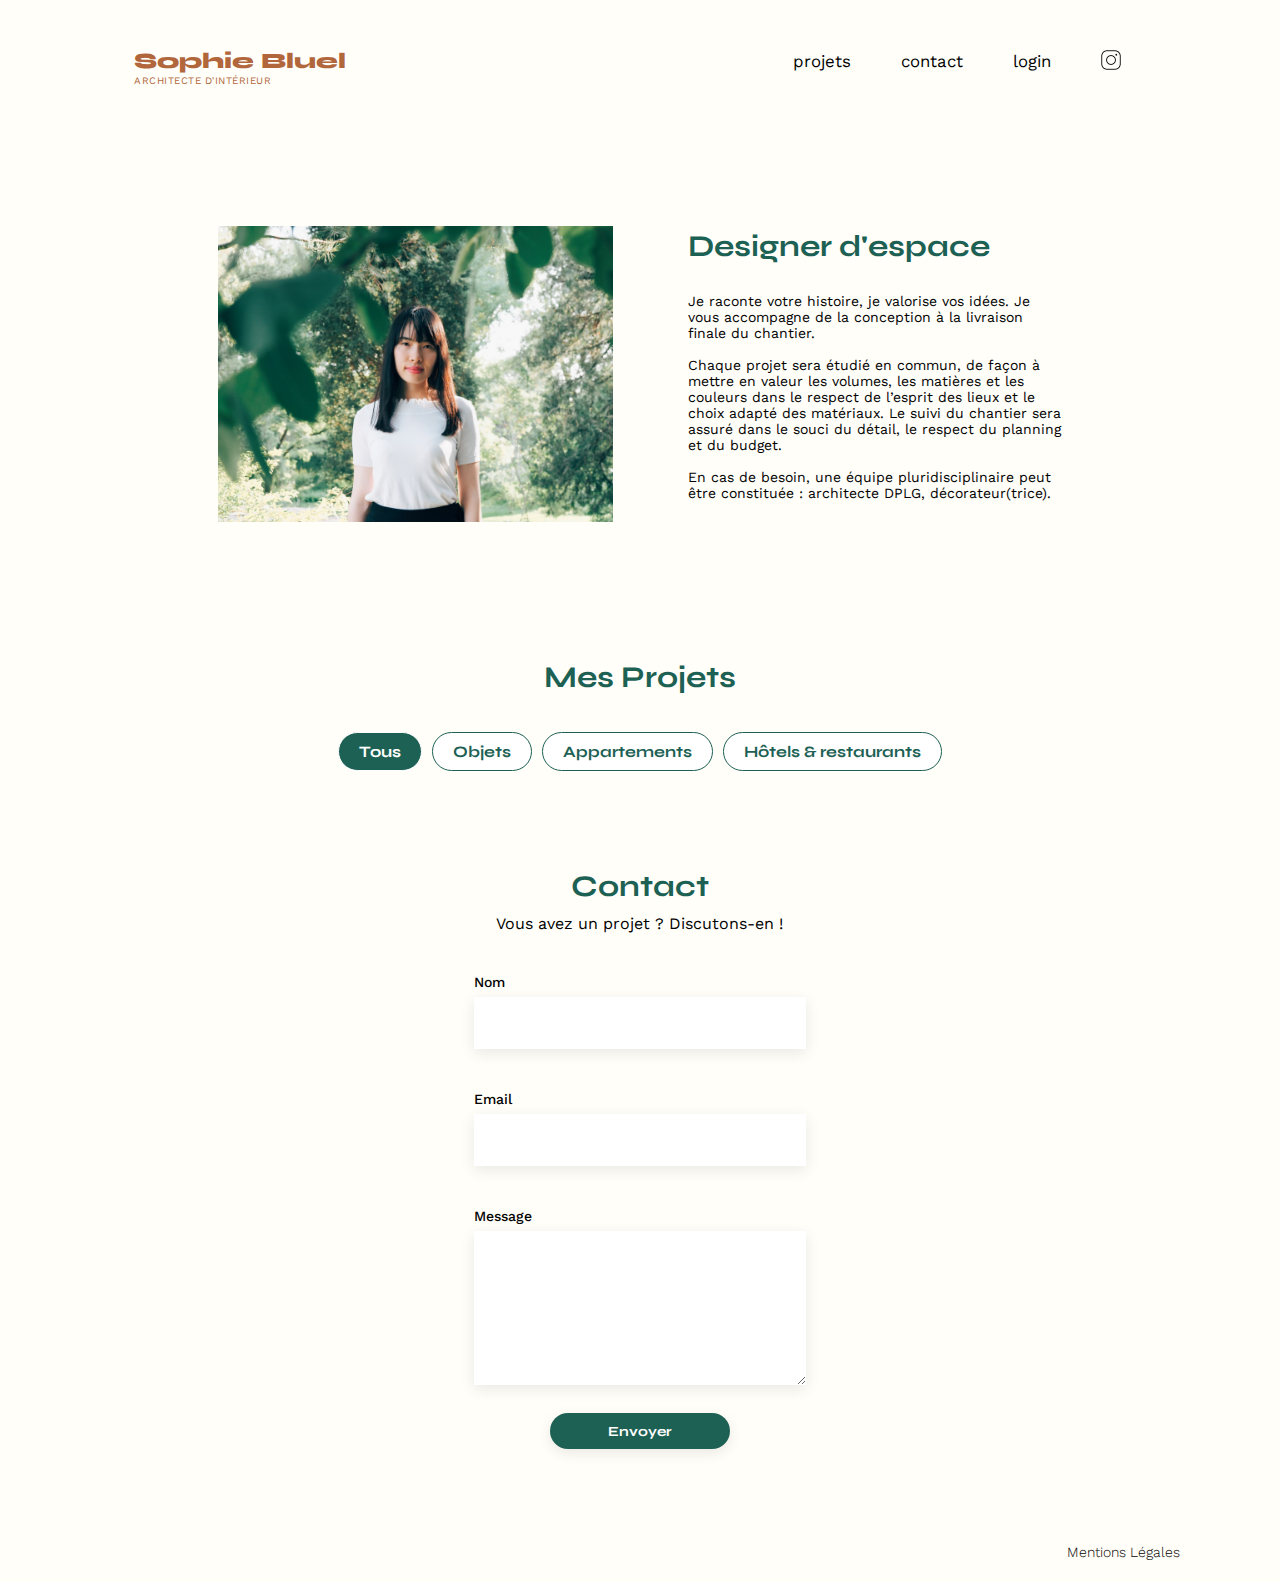
<file: FrontEnd/index.html>
<!DOCTYPE html>
<html lang="fr">

<head>
	<meta charset="UTF-8">
	<title>Sophie Bluel - Architecte d'intérieur</title>
	<meta name="viewport" content="width=device-width, initial-scale=1.0">
	<link rel="preconnect" href="https://fonts.googleapis.com">
	<link rel="preconnect" href="https://fonts.gstatic.com" crossorigin>
	<link href="https://fonts.googleapis.com/css2?family=Syne:wght@700;800&family=Work+Sans&display=swap"
		rel="stylesheet">
	<meta name="description" content="Envie de rafraîchir votre intérieur ? De lui apporter un peu de dynamisme, de fraîcheur, de classe ou de folie ? Sophie Bluel est l'architecte d'intérieur qui saura répondre à vos attentes !">
	<link href='https://unpkg.com/boxicons@2.1.4/css/boxicons.min.css' rel='stylesheet'>
	<link rel="stylesheet" href="./assets/style.css">
	<link rel="shortcut icon" href="./assets/icons/shelf.png" type="image/x-icon">
</head>

<body>
	<!-- ********************************* Barre d'administration ********************************* -->
	<section class="admin-bar admin hidden">
		<div class="edition-group">
			<i class='bx bx-edit'></i>
			<p>Mode édition</p>
		</div>
		<div class="publish-button">
			<p>publier les changements</p>
		</div>
	</section>
	<!-- ********************************* Header ********************************* -->
	<header>
		<h1>Sophie Bluel <span>ARCHITECTE D'INTÉRIEUR</span></h1>
		<nav>
			<ul>
				<li><a href="#portfolio">projets</a></li>
				<li><a href="#contact">contact</a></li>
				<li class="not-admin" id="login"><a href="./login.html">login</a></li>
				<li class="admin hidden" id="logout"><a href="#">logout</a></li>
				<li><a href="https://www.instagram.com" target="_blank"><img src="./assets/icons/instagram.png"
							alt="Instagram"></a></li>
			</ul>
		</nav>
	</header>
	<main>
		<!-- *************************** Présentation de l'architecte ****************************** -->
		<section id="introduction">
			<div class="picture-container">
				<figure>
					<img src="./assets/images/sophie-bluel.png" alt="logo de Sophie Bluel">
				</figure>
				<div class="edition-group admin hidden">
					<i class='bx bx-edit'></i>
					<p>modifier</p>
				</div>
			</div>
			<article>
				<h2>Designer d'espace</h2>
				<p>Je raconte votre histoire, je valorise vos idées. Je vous accompagne de la conception à la livraison
					finale du chantier.</p>
				<p>Chaque projet sera étudié en commun, de façon à mettre en valeur les volumes, les matières et les
					couleurs dans le respect de l’esprit des lieux et le choix adapté des matériaux. Le suivi du chantier
					sera assuré dans le souci du détail, le respect du planning et du budget.</p>
				<p>En cas de besoin, une équipe pluridisciplinaire peut être constituée : architecte DPLG,
					décorateur(trice).</p>
			</article>
		</section>
		<!-- ********************************* Galerie des travaux ********************************* -->
		<section id="portfolio">
			<div class="mes-projets">
				<h2>Mes Projets</h2>
				<div class="edition-group admin hidden" id="edit-works">
					<i class='bx bx-edit'></i>
					<p>modifier</p>
				</div>
			</div>
			<ul class="not-admin filters-category">
				<li class="filter-button active" id="all-cat-button" tabindex="0">Tous</li>
				<li class="filter-button" id="cat1-button" tabindex="0" data-categoryid="1">Objets</li>
				<li class="filter-button" id="cat2-button" tabindex="0" data-categoryid="2">Appartements</li>
				<li class="filter-button" id="cat3-button" tabindex="0" data-categoryid="3">Hôtels & restaurants</li>
			</ul>
			<div class="gallery">
			</div>
		</section>
		<!-- *******************************  Formulaire de contact ******************************* -->
		<section id="contact">
			<h2>Contact</h2>
			<p>Vous avez un projet ? Discutons-en !</p>
			<form action="#" method="post">
				<label for="name">Nom</label>
				<input type="text" name="name" id="name">
				<label for="email">Email</label>
				<input type="email" name="email" id="email">
				<label for="message">Message</label>
				<textarea name="message" id="message" cols="30" rows="10"></textarea>
				<input type="submit" value="Envoyer">
			</form>
		</section>
		<!-- ********************************* Fenêtre modale ********************************* -->
		<section id="work-modal" class="modal">
			<div class="modal-content delete-work">
				<span class="close">&times;</span>
				<h2>Galerie photo</h2>
				<div id="gallery-modal">

				</div>
				<div class="modal-buttons">
					<button id="add-picture">Ajouter une photo</button>
					<p id="delete-gallery">Supprimer la galerie</p>
				</div>
			</div>
			<div class="modal-content add-work hidden">
				<span class="back"><i class='bx bx-left-arrow-alt'></i></span>
				<span class="close">&times;</span>
				<h2>Ajout photo</h2>
				<div id="add-pic-container">
					<div id="new-pic-wrapper">
						<div class="image-icon"><i class='bx bx-image'></i></div>
						<div class="input-file-container">
							<label for="uploadfile" class="label-file"> + Ajouter photo</label>
							<input type="file" name="uploadfile" id="uploadfile"
								accept="image/png, image/jpg, image/jpeg, image/webp" size="4194304">
							<p>jpg, png : 4mo max</p>
						</div>
					</div>
					<div id="image-preview" class="hidden">

					</div>
				</div>
				<div id="form-wrapper">
					<div id="work-title">
						<label for="input-pic-title" id="label-pic-title">Titre</label>
						<input type="text" name="input-pic-title" id="input-pic-title">
					</div>
					<div class="cat-wrapper">
						<h2>Catégorie</h2>
						<div class="select-btn">
							<span id="catSelected"></span>
							<i class='bx bx-chevron-down'></i>
						</div>
						<div class="select-content">
							<ul class="select-options">
							</ul>
						</div>
					</div>
				</div>
				<div class="modal-buttons">
					<button id="validate" disabled>Valider</button>
				</div>
			</div>
		</section>
		<!-- ********************************* Popup upload réussi ********************************* -->
		<div class="upload-success-popup hidden" id="popup">
			<p><i class='bx bx-check'></i> Le projet a été enregistré avec succès !</p>
		</div>
	</main>
	<!-- ********************************* Footer ********************************* -->
	<footer>
		<nav>
			<ul>
				<li><a href="#">Mentions Légales</a></li>
			</ul>
		</nav>
	</footer>
	<script src="./app.js"></script>
</body>

</html>
</file>
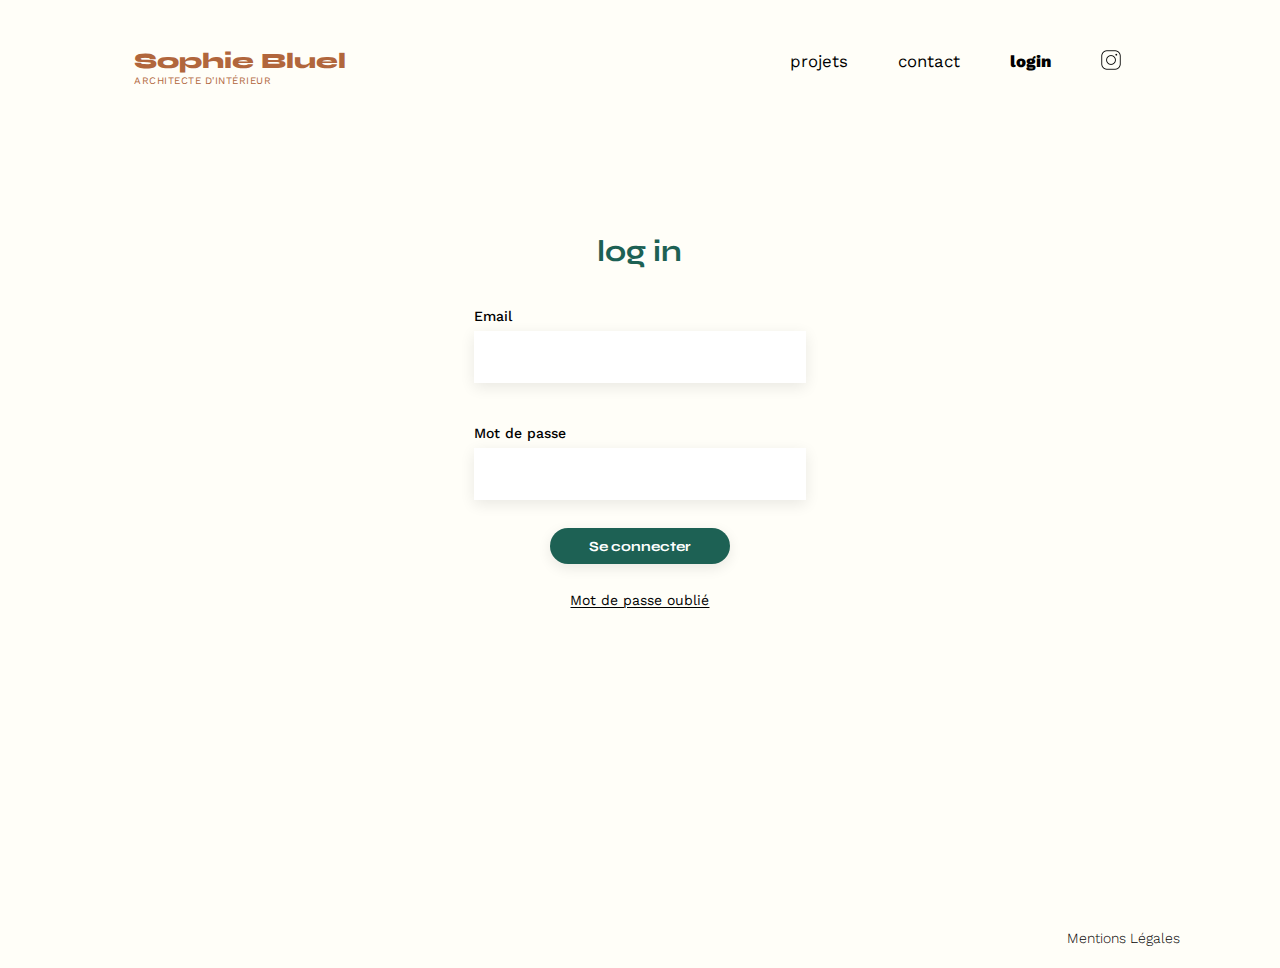
<file: FrontEnd/login.html>
<!DOCTYPE html>
<html lang="fr">

<head>
   <meta charset="UTF-8">
   <title>Sophie Bluel - Architecte d'intérieur</title>
   <meta name="viewport" content="width=device-width, initial-scale=1.0">
   <link rel="preconnect" href="https://fonts.googleapis.com">
   <link rel="preconnect" href="https://fonts.gstatic.com" crossorigin>
   <link href="https://fonts.googleapis.com/css2?family=Syne:wght@700;800&family=Work+Sans&display=swap"
      rel="stylesheet">
   <meta name="description" content="Envie de rafraîchir votre intérieur ? De lui apporter un peu de dynamisme, de fraîcheur, de classe ou de folie ? Sophie Bluel est l'architecte d'intérieur qui saura répondre à vos attentes !">
   <link href='https://unpkg.com/boxicons@2.1.4/css/boxicons.min.css' rel='stylesheet'>
   <link rel="stylesheet" href="./assets/style.css">
   <link rel="shortcut icon" href="./assets/icons/shelf.png" type="image/x-icon">
</head>

<body>
   <header>
      <h1>Sophie Bluel <span>ARCHITECTE D'INTÉRIEUR</span></h1>
      <nav>
         <ul>
            <li><a href="./index.html#portfolio">projets</a></li>
            <li><a href="./index.html#contact">contact</a></li>
            <li class="active-page"><a href="#">login</a></li>
            <li><a href="https://www.instagram.com" target="_blank"><img src="./assets/icons/instagram.png" alt="Instagram"></a></li>
         </ul>
      </nav>
   </header>
   <main>
      <section id="form-connexion">
         <h2>log in</h2>
            <form id="login-form">
               <label for="email">Email</label>
               <input type="email" name="email" id="email" required>
               <label for="password">Mot de passe</label>
               <input type="password" name="password" id="password" required>
               <input type="submit" value="Se connecter" id="connect">
            </form>
            <p><a href="#">Mot de passe oublié</a></p>
      </section>
<!-- ********************************* Popup ********************************* -->		
		<div class="wrong-login hidden" id="wrong-popup">
			<p><i class='bx bxs-user-x'></i> Email ou mot de passe incorrect</p>
		</div>
	</main>
   <footer>
      <nav>
         <ul>
            <li><a href="#">Mentions Légales</a></li>
         </ul>
      </nav>
   </footer>
   <script src="./login.js" defer></script>
</body>

</html>
</file>
<file: FrontEnd/assets/style.css>
/* http://meyerweb.com/eric/tools/css/reset/
   v2.0 | 20110126
   License: none (public domain)
*/

html, body, div, span, applet, object, iframe,
h1, h2, h3, h4, h5, h6, p, blockquote, pre,
a, abbr, acronym, address, big, cite, code,
del, dfn, em, img, ins, kbd, q, s, samp,
small, strike, strong, sub, sup, tt, var,
b, u, i, center,
dl, dt, dd, ol, ul, li,
fieldset, form, label, legend,
table, caption, tbody, tfoot, thead, tr, th, td,
article, aside, canvas, details, embed,
figure, figcaption, footer, header, hgroup,
menu, nav, output, ruby, section, summary,
time, mark, audio, video {
	margin: 0;
	padding: 0;
	border: 0;
	font-size: 100%;
	font: inherit;
	vertical-align: baseline;
}
/* HTML5 display-role reset for older browsers */
article, aside, details, figcaption, figure,
footer, header, hgroup, menu, nav, section {
	display: block;
}
ol, ul {
	list-style: none;
}
a {
	text-decoration: none;
	color: unset;
}
blockquote, q {
	quotes: none;
}
blockquote:before, blockquote:after,
q:before, q:after {
	content: '';
	content: none;
}
table {
	border-collapse: collapse;
	border-spacing: 0;
}
/** end reset css**/
:root {
	--main-color:#1D6154;
	--background-color: #FFFEF8;
	--main-title-color: #B1663C;
	--button-hover-color: #0E2F28;
}

body {
	max-width: 1440px;
	background-color: var(--background-color);
	margin:auto;
	font-family: 'Work Sans' ;
	font-size: 14px;
	font-weight: 400;
	box-sizing: border-box;
	line-height: 1;
}

section {
	margin: 50px 0
}

h2 {
	font-family: 'Syne';
	font-weight: 700;
	font-size: 30px;
	color: var(--main-color)
}

/*--------------------------------- Barre admin ---------------------------------  */
.admin-bar {
	display: flex;
	justify-content: center;
	align-items: center;
	height: 60px;
	width: 100%;
	margin: 0;
	background-color: black;
	color: white;
	gap: 20px;
}

.edition-group {
	display: flex;
	align-items: center;
	gap: 10px;
	font-size: 16px;
}

.bx-edit {
	font-size: 25px;
}

.publish-button {
	display: flex;
	align-items: center;
	height: 60%;
	padding: 0 20px;
	border-radius: 60px;
	background-color: white;
	color: black;
	font-weight: 700;
}

.hidden {
	display: none !important;
}

/*--------------------------------- Header ---------------------------------  */
header {
	display: flex;
	justify-content: space-between;
	margin: 50px 10.5%;
}

h1 {
	display: flex;
	flex-direction: column;
	font-family: 'Syne';
	font-size: 22px;
	font-weight: 800;
	color: var(--main-title-color);
	gap: 4px;
}

h1 > span {
	font-family: 'Work Sans';
	font-size: 10px;
	font-weight: 400;
	letter-spacing: 0.05em;
}

nav ul {
	display: flex;
	align-items: center;
	list-style-type: none;
	
}

header nav li {
	padding: 0 25px;
	font-size: 1.2em;
}

header nav li:hover {
	color: #000;
	font-weight: 800;
	cursor: pointer;
}

header nav li.active-page {
	color: #000;
	font-weight: 800;
}

nav li img {
	width: 20px;
	transition: all .2s ease-in;
}

nav li img:hover {
	transform: scale(1.2);
}

/*--------------------------------- Introduction ---------------------------------  */
#introduction {
	display: flex;
	align-items: center;
	margin: 140px 17%;
	width: 66%;
	gap: 75px;
}

.picture-container {
	display: flex;
	flex-direction: column;
	width: 50%;
}

.picture-container .edition-group {
	display: flex;
	align-items: center;
	cursor: pointer;
	margin-top: 15px;
}

.picture-container i {
	font-size: 21px;
}

.picture-container p {
	font-size: 14px;
}

#introduction figure {
	width: 100%;
}

#introduction img {
	display: block;
	margin: auto;
	width: 100%;
}

#introduction article {
	width: 400px;
	
}
#introduction h2 {
	margin-bottom: 2rem;
}

#introduction article p {
	width: 100%;
	margin-bottom: 1rem;
	line-height: 16px;
}

/*--------------------------------- Portfolio ---------------------------------  */
#portfolio {
	display: flex;
	flex-direction: column;
	align-items: center;
}

.mes-projets {
	display: flex;
	align-items: center;
	gap: 30px;
	margin-bottom: 40px;
}

.mes-projets .edition-group {
	cursor: pointer;
}

#portfolio h2 {
	text-align: center;
}

.mes-projets i {
	font-size: 21px;
}

.mes-projets p {
	font-size: 14px;
}

/*------- Filters -------*/
.filters-category {
	display: flex;
	justify-content: center;
	gap: 10px;
}

.filters-category li {
	display: flex;
	justify-content: center;
	align-items: center;
	font-family: 'Syne';
	color: var(--main-color);
	background-color: #FFF;
	font-weight: 700;
	font-size: 16px;
	line-height: 19px;
	margin : 0;
	padding: 0 20px;
	width: fit-content;
	height: 37px;
	border: 1.5px solid;
	border-radius: 60px ;
	transition: all .2s ease-in;
	cursor: pointer;
	user-select: none;
}

.filters-category li:focus,
.filters-category li:hover,
.filters-category li.active {
	color: #FFF;
	background-color: var(--main-color);
}

/*------- Gallery -------*/
.gallery {
	width: 66%;
	display: grid;
	grid-template-columns: 1fr 1fr 1fr;
	grid-column-gap: 20px;
	grid-row-gap: 20px;
	margin-top: 50px;
}

.gallery img {
	width: 100%;
	max-height: 406px;
	margin-bottom: 5px;
}

.gallery figcaption {
	font-size: 13px;

}

/*--------------------------------- Contact ---------------------------------  */
#contact,
#form-connexion {
	width: 26%;
	margin: auto;
}

#contact > *,
#form-connexion > * {
	text-align: center;
}

#contact h2,
#form-connexion h2 {
	margin-bottom: 15px;
}

#contact > p,
#form-connexion > p {
	font-size: 16px;
}

#contact form,
#form-connexion form {
	text-align: left;
	display: flex;
	flex-direction: column;
}

#contact input,
#form-connexion input {
	border: none;
	box-shadow: 0px 4px 14px rgba(0, 0, 0, 0.09);
}

input[type="email"],
input[type="password"],
input[type="text"] {
   height: 50px;
   font-size: 1.2em;

}

#contact label,
#form-connexion label {
	margin: 3em 0 0.5em 0;
	font-weight: 500;
	line-height: 16px;
}

#contact textarea {
	border: none;
	box-shadow: 0px 4px 14px rgba(0, 0, 0, 0.09);
}

input[type="submit"],
.modal-buttons button {
	font-family: 'Syne';
   font-size: 14px;
	font-weight: 700;
	color: white;
	background-color: var(--main-color);
	margin : 2em auto ;
	width: 180px;
   height: 36px;
	text-align: center;
	border-radius: 60px;
	transition: all .2s ease-in;
	user-select: none;
}

input[type="submit"]:hover,
.modal-buttons button:hover {
	background-color:var(--button-hover-color);
	cursor: pointer;
	transform: translateY(-2px);
}

input[type="submit"]:active {
	transform: translateY(2px);
}

/*--------------------------------- Modale ---------------------------------  */
.modal {
	position: fixed;
	margin: 0;
	top: 0;
	left: 0;
	width: 100vw;
	height: 100vh;
	display: none;
	opacity: 0; 
	transition: all 100ms linear;
	background-color: rgba(0, 0, 0, 0.4);
	z-index: 9999;
 }
 
 /* positionne la modale au centre de la page */
 .modal-content {
	display: flex;
	flex-direction: column;
	justify-content: space-between;
	align-items: center;
	position: fixed;
	top: 50%;
	left: 50%;
	transform: translate(-50%, -50%);
	width: 17.2%;
	min-width: 380px;
	height: 620px;
	border-radius: 10px;
	background-color: white;
	z-index: 9999;
	padding: 60px 4% 50px 4%;
 }
 
 /* positionne le bouton de fermeture en haut à drotie de la modale */
 .close {
	position: absolute;
	top: 20px;
	right: 20px;
	font-size: 32px;
	font-weight: bold;
	cursor: pointer;
	transition: all 250ms cubic-bezier(0.55, 0.06, 0.68, 0.19);
	user-select: none;
 }

 .close:hover {
	transform: rotate(90deg);
	text-shadow: 7px 0px 5px rgba(0,0,0,0.3), 
    0px -4px 10px rgba(255,255,255,0.3);
 }

 .modal-content h2 {
	font-family: 'Work Sans' ;
	font-size: 26px;
	font-weight: 400;
	color: black;
 }

 /* -------------------------- modale galerie------------------------------- */

 /* Configure l'affichage des travaux avec display grid */
 #gallery-modal {
	display: grid;
	grid-template-columns: repeat(5, 1fr);
	grid-template-rows: repeat(3, 1fr);
	row-gap: 10px;
	column-gap: 6px;
	padding: 40px 0 47px 0;
	overflow-y: auto;
 }

 #gallery-modal figure {
	position: relative;
	cursor: pointer;
	object-fit: cover;
 }

 /* Postionne les icônes de gestion des travaux en haut à droite de chaque image */
 .modal-pic-icons {
	position: absolute;
	top: 6px;
	right: 6px;
	width: 17px;
	height: 17px;
	background-color: black;
	border-radius: 2px;
	display: flex;
	justify-content: center;
	align-items: center;
 }

 .move-icon {
	right: 26px;
	display: none;
 }

 #gallery-modal .bx {
	color: white;
	font-size: 11px;
 }

 .modal-pic-icons:hover {
	background-color: rgb(97, 97, 97);
 }

 #gallery-modal figcaption {
	font-size: 12px;
 }

 #gallery-modal img {
	width: 100%;
	max-height: 105px;
 }

 .modal-buttons {
	width: 100%;
	display: flex;
	flex-direction: column;
	align-items: center;
	border-top: 1px solid #b3b3b3;
 }

 .modal-buttons button {
	border: none;
	width: 230px;
 }

 .modal-buttons button:disabled {
	background-color: #A7A7A7;
 }

 .modal-buttons button:disabled:hover {
	transform: translateY(0);
	cursor: default;
 }

 #delete-gallery {
	display: inline-block;
	color: #D65353;
	cursor: pointer;
 }

 /* -------------------------- modale Ajout projet------------------------------- */

 /* ----- Box "Ajouter photo"  ----- */
.hidden {
	display: none;
}

.back {
	position: absolute;
	top: 20px;
	left: 20px;
	font-size: 32px;
	font-weight: bold;
	cursor: pointer;
	transition: all 250ms linear;
}

.back:hover {
	color: grey;
	/* text-shadow: 1px 3px 5px rgba(0,0,0,0.3); */
 }

 .add-work > h2 {
	margin-top: 20px;
 }

#add-pic-container {
	background: #E8F1F7;
	border-radius: 3px;
	width: 100%;
	height: 170px;
}

 #new-pic-wrapper  {
	display: flex;
	flex-direction: column;
	justify-content: center;
	align-items: center;
	gap: 10px;
	height: 100%;
 }

 .image-icon {
	display: flex;
	justify-content: center;
	align-items: center;
 }

 .bx-image {
	font-size: 70px;
	color: #B9C5CC;
 }

 .input-file-container {
	display: flex;
	flex-direction: column;
	align-items: center;
	gap: 7px;
 }

 .input-file-container p {
	font-size: 11px;
 }
 
 .label-file {
	cursor: pointer;
	font-size: 16px;
	font-weight: 600;
	padding: 10px 33px;
	background: #CBD6DC;
	color: #306685;
	border-radius: 50px;
 }
 
 #uploadfile {
	display: none;
 }

 #image-preview {
	width: 100%;
	height: 100%;
	object-fit: cover;
	display: flex;
	justify-content: center;
	user-select: none;
 }

 #image-preview img {
	height: 100%;
	user-select: none;
 }

 /* ----- Champs titre et catégorie  ----- */
#form-wrapper {
	width: 100%;
}

.add-work .modal-buttons {
	width: 100%;
	border-top: 1px solid #b3b3b3;
}

 #input-pic-title {
   width: 100%;
   height: 51px;
	font-size: 14px;
   border: none;
   box-shadow: 0px 4px 14px rgba(0, 0, 0, 0.09);
   margin: 10px 0 20px 0;
   padding: 20px;
	box-sizing: border-box;
	user-select: none;
 }

#label-pic-title, 
.cat-wrapper h2 {
   font-weight: 500;
	font-size: 14px;
	user-select: none;
}

.cat-wrapper {
	position: relative;
}

.select-btn {
   max-width: 100%;
   height: 51px;
   display: flex;
   align-items: center;
   justify-content: space-between;
   box-shadow: 0px 4px 14px rgba(0, 0, 0, 0.09);
   padding: 20px;
   margin-top: 10px;
   cursor: pointer;
	box-sizing: border-box;
	user-select: none;
}

.bx-chevron-down {
   font-size: 25px;
   transition: transform 250ms linear;
}

.cat-wrapper.active .bx-chevron-down {
   transform: rotate(-180deg);
}

.select-content {
   display: none;
	position: absolute;
	z-index: 1;
   width: 100%;
   box-shadow: 0px 4px 14px rgba(0, 0, 0, 0.09);
   margin-top: 10px;
}

.cat-wrapper.active .select-content {
   display: block;
}

 .select-options {
	position: relative;
	background-color: rgba(255, 255, 255, 1);
	box-shadow: 0px 2px 6px rgba(0, 0, 0, 0.1);
	border-radius: 4px;
	overflow: auto;
	max-height: 150px;
 }

.select-options li {
   display: flex;
   align-items: center;
   list-style: none;
   height: 50px;
   padding-left: 16px;
}

.select-options li:hover {
   background-color: #f2f2f2;
   cursor: pointer;
}

/*--------------------------------- Popup confirmation upload ---------------------------------  */
#popup, 
#wrong-popup {
	position: fixed;
	top: 50%;
	left: 50%;
	transform: translate(-50%, -50%);
	z-index: 999;
	background-color: rgba(203, 255, 200, 0.9);
	padding: 2rem 1.3rem 2rem 1rem;
	border-radius: 10px;
	box-shadow: 3px 3px 15px rgba(0, 0, 0, 0.5);
 }

 #popup p, 
 #wrong-popup p {
	font-size: 18px;
	display: flex;
	align-items: center;
	gap: 10px;
 }

 #popup i {
	color: green;
	font-size: 30px;
 }

/*--------------------------------- Footer ---------------------------------  */
footer {
	display: flex;
	justify-content: flex-end;
	height: 60px;
	margin-top: 45px;
}

footer nav {
	display: flex;
	flex-direction: column;
	justify-content: center;
	margin: 0 100px 0 0;
}

footer nav ul {
	display: flex;
	justify-content: flex-end;
	align-items: center;
}

footer nav li {
	font-weight: 300;
	font-size: 14px;
}

footer a:hover {
	font-weight: 800;
}

/*--------------------------------- Page Login ---------------------------------  */


#form-connexion {
   margin-bottom: 300px;
}

#form-connexion h2 {
   margin: 150px 0 0 0;
}

#form-connexion a {
   text-decoration: underline;
   text-underline-offset: 2px;
   text-decoration-thickness: 0.05em;
   font-size: 14px;
   transition: all .3s;
}

#form-connexion a:hover {
   font-weight: 800;
}

#wrong-popup {
	background-color: rgba(255, 200, 200, 0.9);
 }

#wrong-popup i {
	color: rgb(255, 30, 30);
	font-size: 30px;
}
</file>
